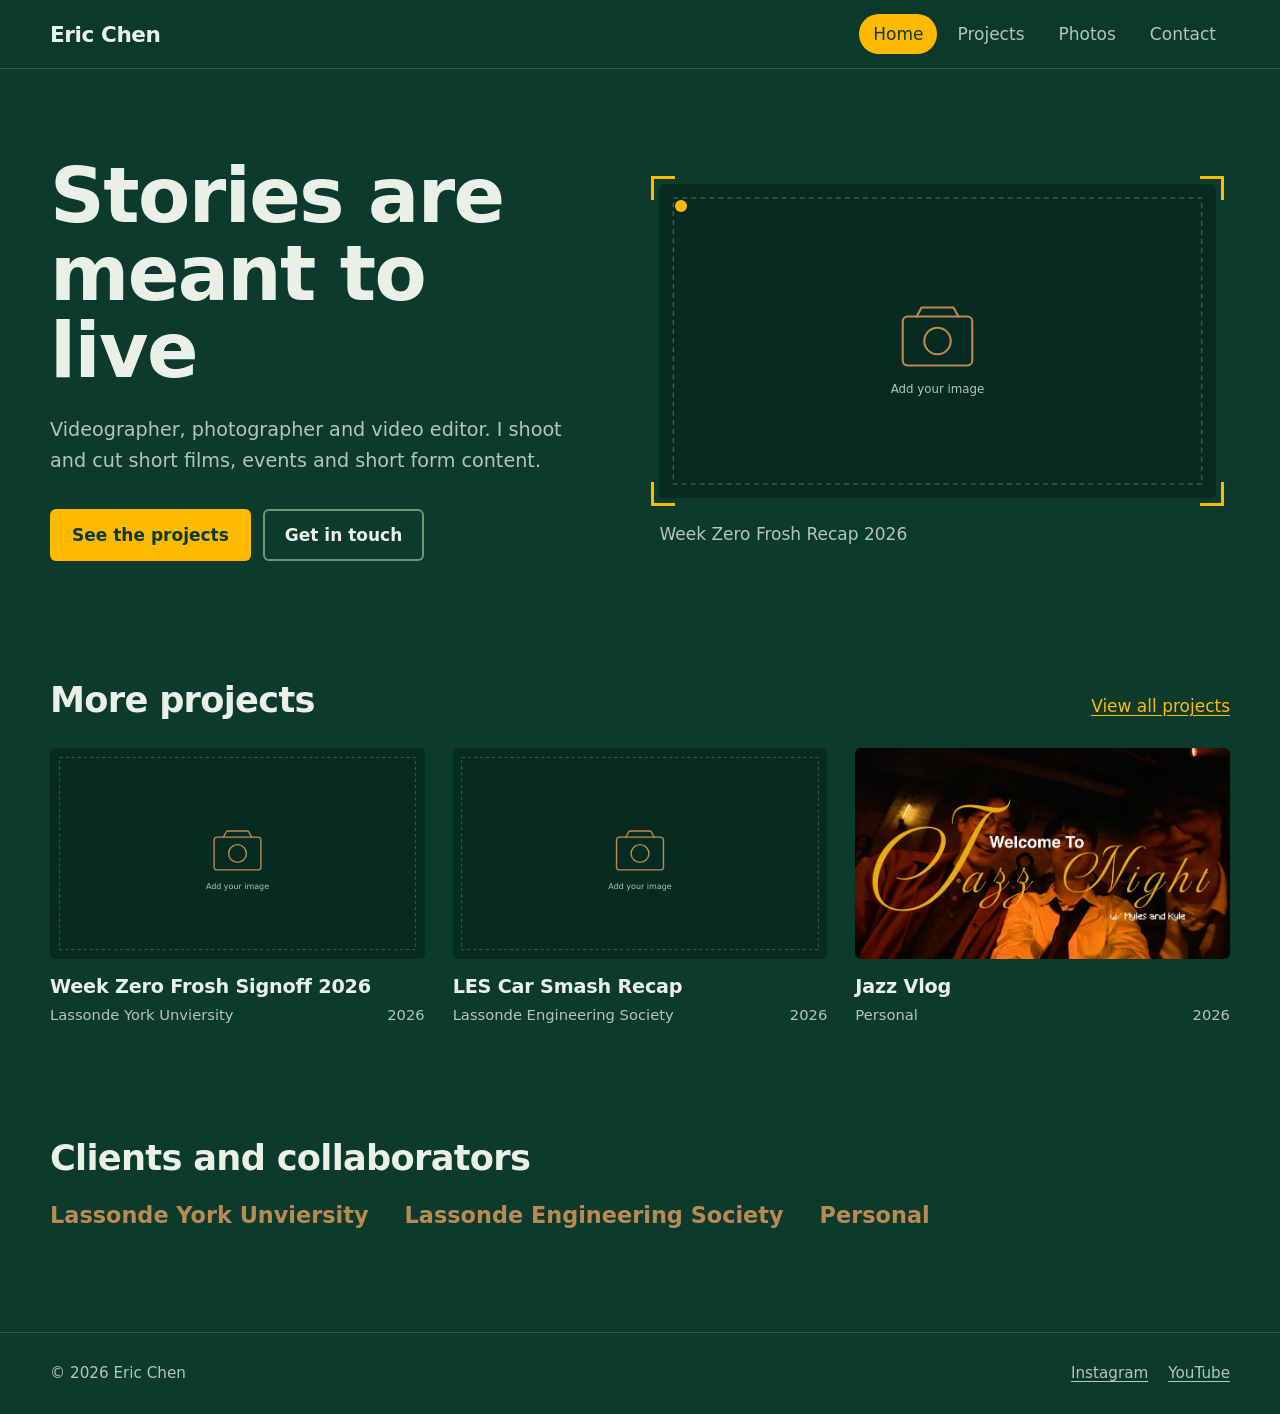
<file: index.html>
<!DOCTYPE html>
<html lang="en">
<head>
  <meta charset="utf-8">
  <!-- Content Security Policy: the browser refuses to load anything not listed here.
       To allow another image host, add it to img-src in every page. -->
  <meta http-equiv="Content-Security-Policy" content="default-src 'none'; script-src 'self'; style-src 'self' https://fonts.googleapis.com; font-src https://fonts.gstatic.com; img-src 'self' data: https://i.ytimg.com; media-src 'self'; frame-src https://www.youtube-nocookie.com https://player.vimeo.com https://www.instagram.com; connect-src 'none'; object-src 'none'; base-uri 'none'; form-action 'none'">
  <meta name="viewport" content="width=device-width, initial-scale=1">
  <title>Portfolio</title>
  <meta name="description" content="Videography, photography and video editing portfolio.">
  <link rel="preconnect" href="https://fonts.googleapis.com">
  <link rel="preconnect" href="https://fonts.gstatic.com" crossorigin>
  <link href="https://fonts.googleapis.com/css2?family=Bricolage+Grotesque:opsz,wght@12..96,500..800&family=DM+Sans:wght@400;500;700&display=swap" rel="stylesheet">
  <link rel="stylesheet" href="css/style.css">
</head>
<body data-page="home">
  <header class="site-header" id="site-header"></header>

  <main>
    <section class="wrap hero">
      <div>
        <h1 id="hero-title"></h1>
        <p class="lead" id="hero-intro"></p>
        <div class="btn-row">
          <a class="btn" href="projects.html">See the projects</a>
          <a class="btn ghost" href="contact.html">Get in touch</a>
        </div>
      </div>
      <div id="hero-feature"></div>
    </section>

    <section class="wrap section" id="recent-section">
      <div class="section-head">
        <h2>More projects</h2>
        <a href="projects.html">View all projects</a>
      </div>
      <div class="grid" id="featured-grid"></div>
    </section>

    <section class="wrap section" id="clients-section">
      <h2>Clients and collaborators</h2>
      <ul class="clients" id="clients"></ul>
    </section>
  </main>

  <footer class="site-footer" id="site-footer"></footer>

  <script src="js/data.js"></script>
  <script src="js/main.js"></script>
</body>
</html>
</file>
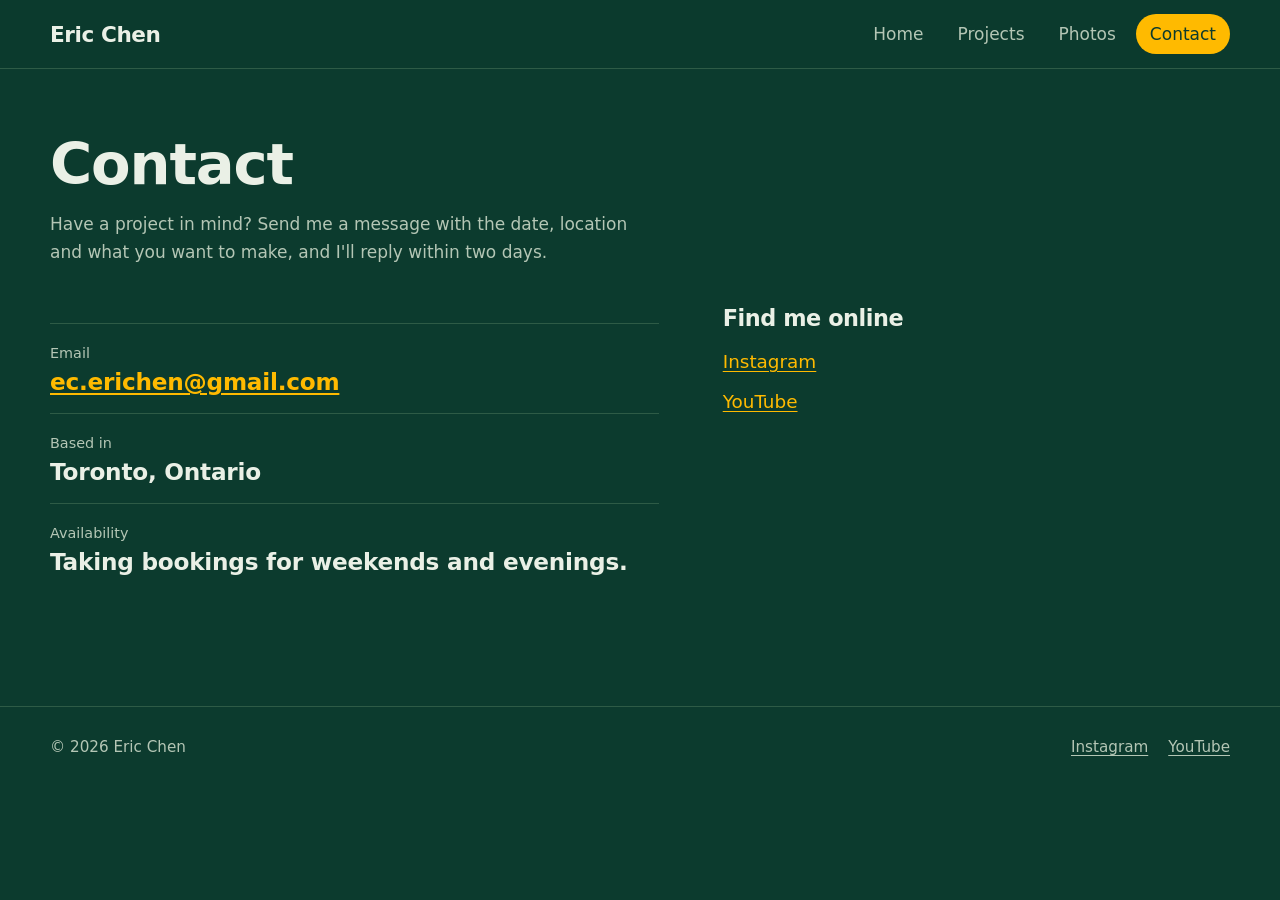
<file: contact.html>
<!DOCTYPE html>
<html lang="en">
<head>
  <meta charset="utf-8">
  <!-- Content Security Policy: the browser refuses to load anything not listed here.
       To allow another image host, add it to img-src in every page. -->
  <meta http-equiv="Content-Security-Policy" content="default-src 'none'; script-src 'self'; style-src 'self' https://fonts.googleapis.com; font-src https://fonts.gstatic.com; img-src 'self' data: https://i.ytimg.com; media-src 'self'; frame-src https://www.youtube-nocookie.com https://player.vimeo.com https://www.instagram.com; connect-src 'none'; object-src 'none'; base-uri 'none'; form-action 'none'">
  <meta name="viewport" content="width=device-width, initial-scale=1">
  <title>Contact</title>
  <meta name="description" content="Contact details for bookings and projects.">
  <link rel="preconnect" href="https://fonts.googleapis.com">
  <link rel="preconnect" href="https://fonts.gstatic.com" crossorigin>
  <link href="https://fonts.googleapis.com/css2?family=Bricolage+Grotesque:opsz,wght@12..96,500..800&family=DM+Sans:wght@400;500;700&display=swap" rel="stylesheet">
  <link rel="stylesheet" href="css/style.css">
</head>
<body data-page="contact">
  <header class="site-header" id="site-header"></header>

  <main class="wrap">
    <div class="page-head">
      <h1>Contact</h1>
      <p id="contact-intro"></p>
    </div>

    <div class="contact">
      <dl class="facts big" id="contact-list"></dl>
      <div id="social-block">
        <h2>Find me online</h2>
        <ul class="links" id="social-list"></ul>
      </div>
    </div>
  </main>

  <footer class="site-footer" id="site-footer"></footer>

  <script src="js/data.js"></script>
  <script src="js/main.js"></script>
</body>
</html>
</file>
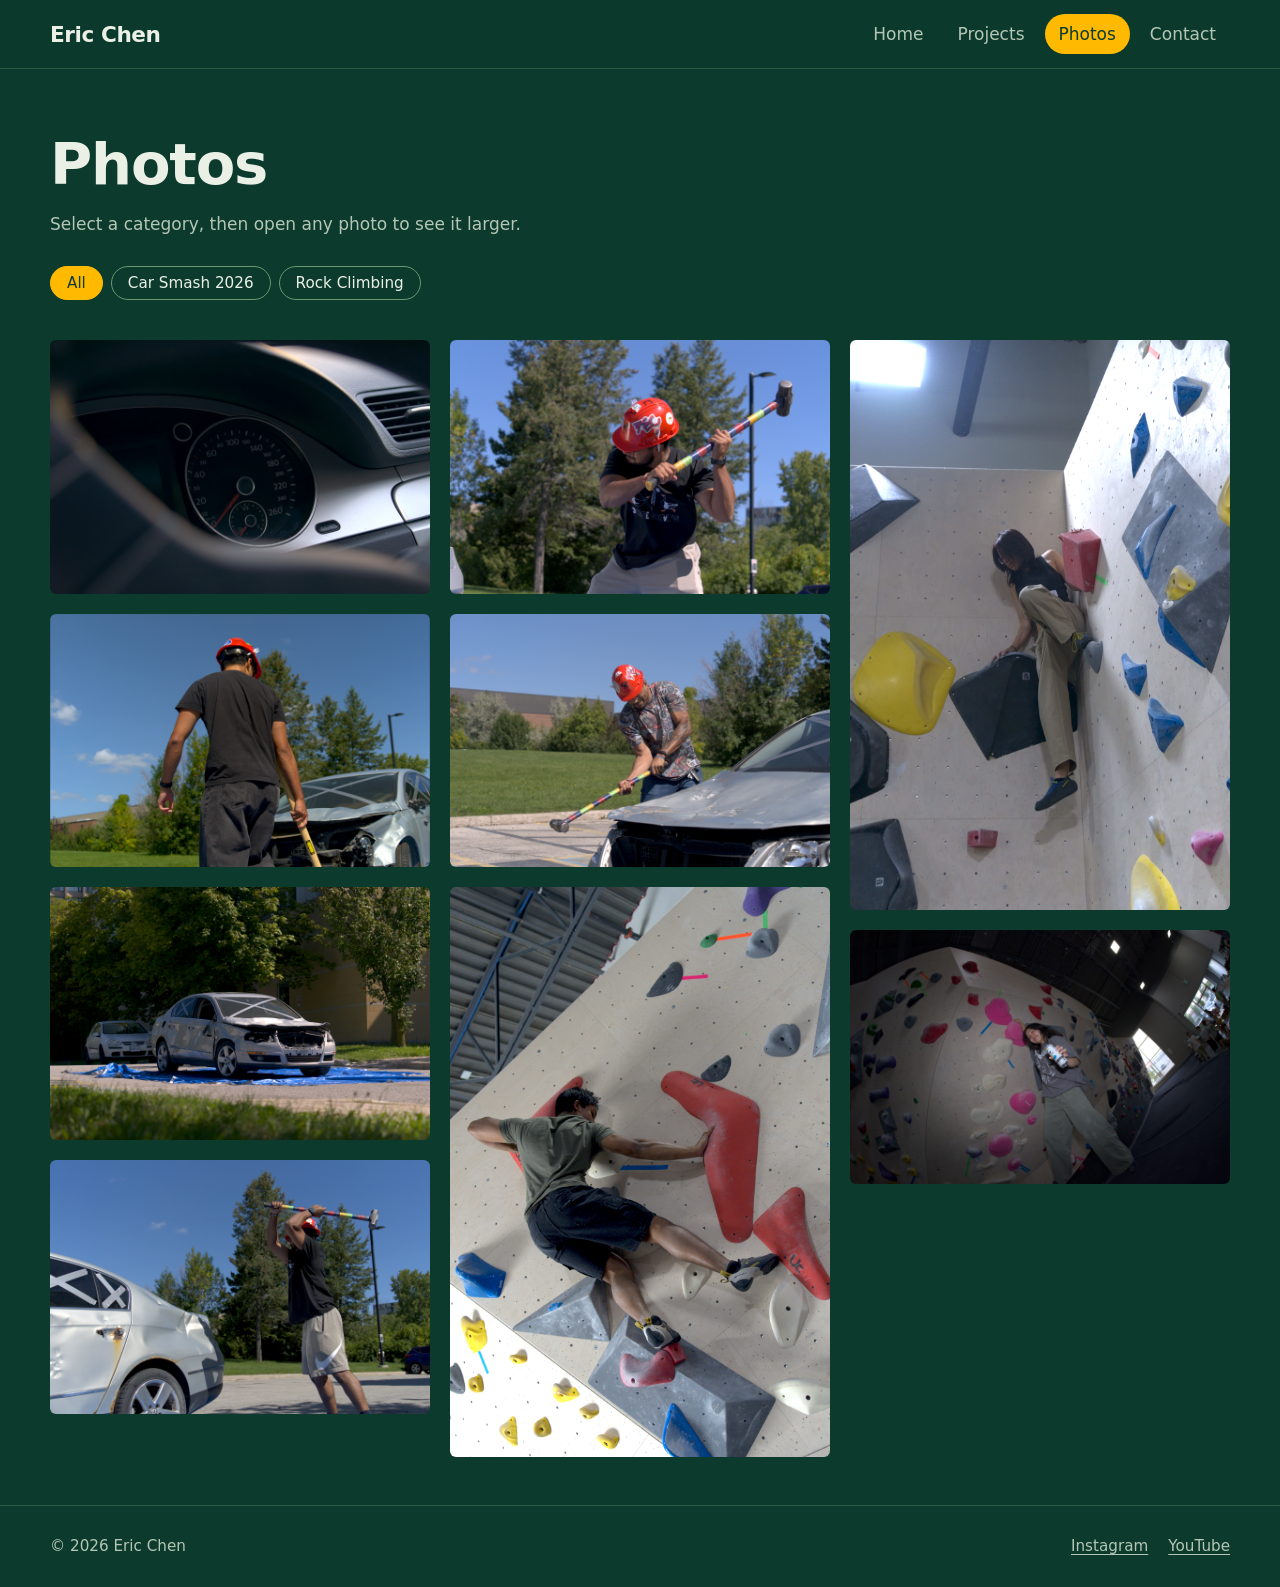
<file: photos.html>
<!DOCTYPE html>
<html lang="en">
<head>
  <meta charset="utf-8">
  <!-- Content Security Policy: the browser refuses to load anything not listed here.
       To allow another image host, add it to img-src in every page. -->
  <meta http-equiv="Content-Security-Policy" content="default-src 'none'; script-src 'self'; style-src 'self' https://fonts.googleapis.com; font-src https://fonts.gstatic.com; img-src 'self' data: https://i.ytimg.com; media-src 'self'; frame-src https://www.youtube-nocookie.com https://player.vimeo.com https://www.instagram.com; connect-src 'none'; object-src 'none'; base-uri 'none'; form-action 'none'">
  <meta name="viewport" content="width=device-width, initial-scale=1">
  <title>Photos</title>
  <meta name="description" content="Photography portfolio.">
  <link rel="preconnect" href="https://fonts.googleapis.com">
  <link rel="preconnect" href="https://fonts.gstatic.com" crossorigin>
  <link href="https://fonts.googleapis.com/css2?family=Bricolage+Grotesque:opsz,wght@12..96,500..800&family=DM+Sans:wght@400;500;700&display=swap" rel="stylesheet">
  <link rel="stylesheet" href="css/style.css">
</head>
<body data-page="photos">
  <header class="site-header" id="site-header"></header>

  <main class="wrap">
    <div class="page-head">
      <h1>Photos</h1>
      <p>Select a category, then open any photo to see it larger.</p>
    </div>

    <div class="tabs" id="tabs" role="group" aria-label="Filter by category"></div>
    <div class="photos" id="photo-grid"></div>
  </main>

  <!-- Lightbox: click a photo to open, arrow keys or buttons to move between photos -->
  <dialog class="lightbox" id="lightbox" aria-label="Photo viewer">
    <button class="close" type="button" data-close aria-label="Close">&times;</button>
    <div class="lb-inner">
      <img id="lb-img" alt="">
      <div class="lb-bar">
        <button class="lb-btn" type="button" data-prev aria-label="Previous photo">&#8249;</button>
        <p id="lb-cap"></p>
        <button class="lb-btn" type="button" data-next aria-label="Next photo">&#8250;</button>
      </div>
    </div>
  </dialog>

  <footer class="site-footer" id="site-footer"></footer>

  <script src="js/data.js"></script>
  <script src="js/main.js"></script>
</body>
</html>
</file>
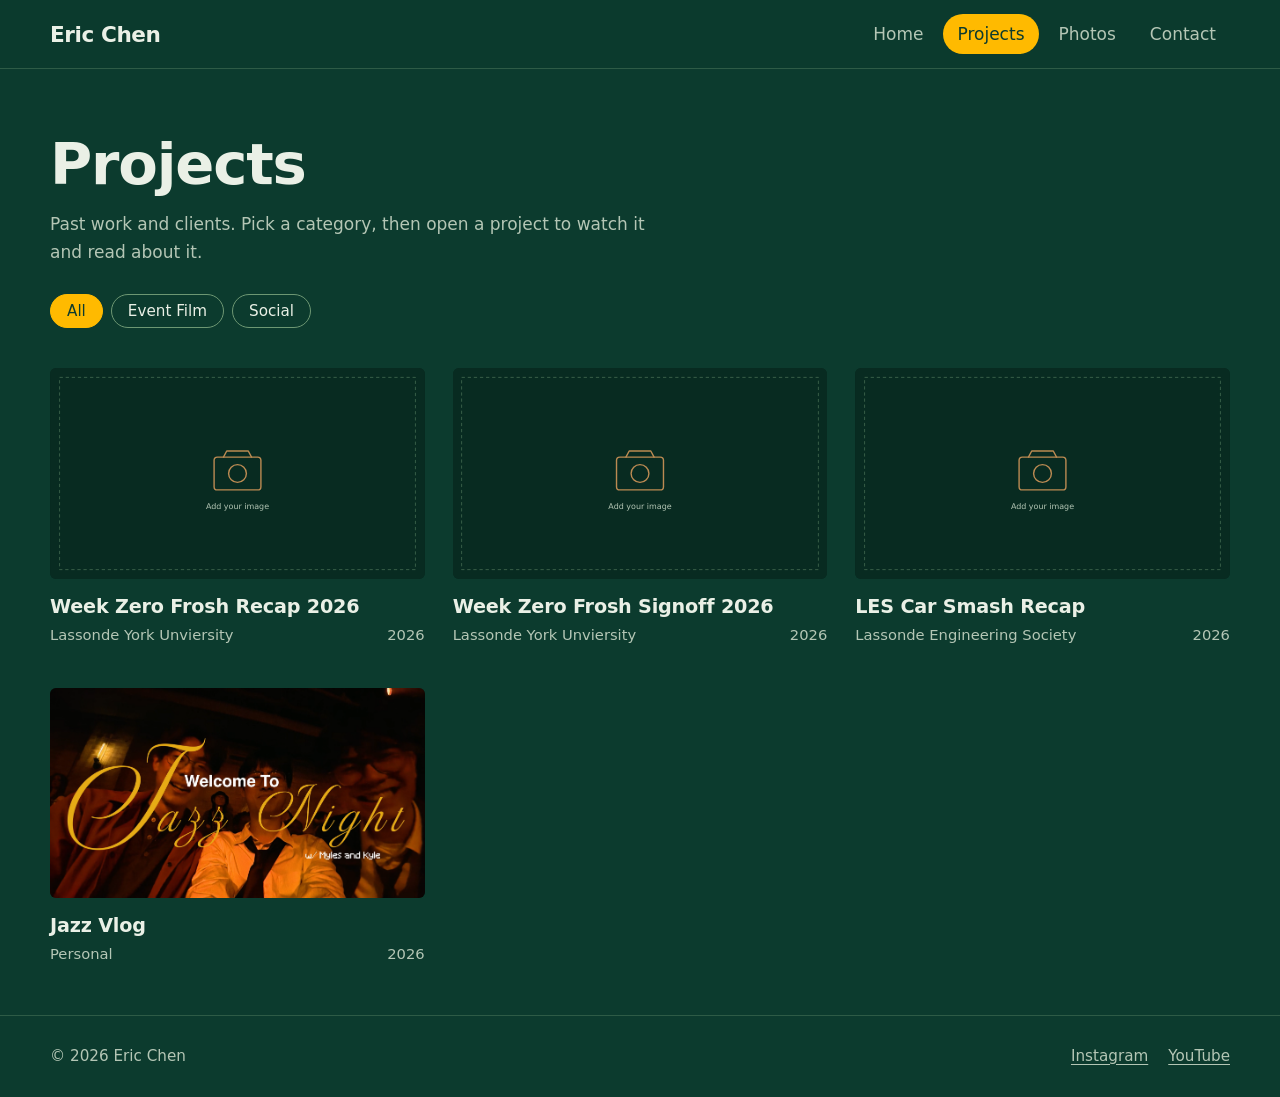
<file: projects.html>
<!DOCTYPE html>
<html lang="en">
<head>
  <meta charset="utf-8">
  <!-- Content Security Policy: the browser refuses to load anything not listed here.
       To allow another image host, add it to img-src in every page. -->
  <meta http-equiv="Content-Security-Policy" content="default-src 'none'; script-src 'self'; style-src 'self' https://fonts.googleapis.com; font-src https://fonts.gstatic.com; img-src 'self' data: https://i.ytimg.com; media-src 'self'; frame-src https://www.youtube-nocookie.com https://player.vimeo.com https://www.instagram.com; connect-src 'none'; object-src 'none'; base-uri 'none'; form-action 'none'">
  <meta name="viewport" content="width=device-width, initial-scale=1">
  <title>Projects</title>
  <meta name="description" content="Past video projects and clients.">
  <link rel="preconnect" href="https://fonts.googleapis.com">
  <link rel="preconnect" href="https://fonts.gstatic.com" crossorigin>
  <link href="https://fonts.googleapis.com/css2?family=Bricolage+Grotesque:opsz,wght@12..96,500..800&family=DM+Sans:wght@400;500;700&display=swap" rel="stylesheet">
  <link rel="stylesheet" href="css/style.css">
</head>
<body data-page="projects">
  <header class="site-header" id="site-header"></header>

  <main class="wrap">
    <div class="page-head">
      <h1>Projects</h1>
      <p>Past work and clients. Pick a category, then open a project to watch it and read about it.</p>
    </div>

    <div class="tabs" id="tabs" role="group" aria-label="Filter by category"></div>
    <div class="grid" id="project-grid"></div>
  </main>

  <!-- Popup: video on the left, title and description on the right -->
  <dialog class="modal" id="project-dialog" aria-labelledby="pd-title">
    <button class="close" type="button" data-close aria-label="Close">&times;</button>
    <div class="modal-grid">
      <div class="player" id="pd-player"></div>
      <div class="info">
        <p class="chip" id="pd-cat"></p>
        <h2 id="pd-title"></h2>
        <dl class="facts" id="pd-facts"></dl>
        <div class="prose" id="pd-desc"></div>
      </div>
    </div>
  </dialog>

  <footer class="site-footer" id="site-footer"></footer>

  <script src="js/data.js"></script>
  <script src="js/main.js"></script>
</body>
</html>
</file>
<file: css/style.css>
/* ==========================================================================
   style.css
   Palette lives in :root. Change a colour there and it changes everywhere.
   ========================================================================== */
:root {
  --forest: #0c3b2e;
  --sage: #6d9773;
  --tan: #bb8a52;
  --amber: #ffba00;

  --deep: #082b21; /* darker forest, for panels */
  --surface: color-mix(in srgb, #6d9773 16%, #0c3b2e);
  --line: color-mix(in srgb, #6d9773 35%, #0c3b2e);
  --ink: #eaf0e6;
  --muted: #b4c6b5;

  --display: "Bricolage Grotesque", system-ui, sans-serif;
  --body: "DM Sans", system-ui, sans-serif;
  --radius: 6px;
  --wrap: 1180px;
}

*,
*::before,
*::after { box-sizing: border-box; }

html { scroll-behavior: smooth; }

body {
  margin: 0;
  background: var(--forest);
  color: var(--ink);
  font: 400 1.0625rem/1.65 var(--body);
  -webkit-font-smoothing: antialiased;
}

img { max-width: 100%; display: block; }
a { color: var(--amber); text-underline-offset: 3px; }
a:hover { color: #ffd15c; }
h1, h2, h3 { font-family: var(--display); line-height: 1.1; letter-spacing: -0.02em; margin: 0; }
h2 { font-size: clamp(1.6rem, 3vw, 2.2rem); font-weight: 700; }
:focus-visible { outline: 3px solid var(--amber); outline-offset: 3px; }
[hidden] { display: none !important; }

.wrap { width: min(var(--wrap), 100% - 48px); margin-inline: auto; }

/* ------------------------------ Header / footer --------------------------- */
.site-header {
  position: sticky;
  top: 0;
  z-index: 20;
  background: color-mix(in srgb, var(--forest) 92%, transparent);
  backdrop-filter: blur(8px);
  border-bottom: 1px solid var(--line);
}
.bar { display: flex; align-items: center; justify-content: space-between; gap: 8px 24px; flex-wrap: wrap; padding: 14px 0; }
.brand { font: 700 1.35rem var(--display); letter-spacing: -0.02em; color: var(--ink); text-decoration: none; }
.brand:hover { color: var(--ink); }
.site-header nav { display: flex; gap: 6px; flex-wrap: wrap; }
.site-header nav a { color: var(--muted); text-decoration: none; padding: 6px 14px; border-radius: 999px; }
.site-header nav a:hover { color: var(--ink); background: var(--surface); }
.site-header nav a[aria-current="page"] { color: var(--forest); background: var(--amber); font-weight: 500; }

.site-footer { border-top: 1px solid var(--line); padding: 28px 0; color: var(--muted); font-size: 0.95rem; margin-top: 48px; }
.foot { display: flex; justify-content: space-between; gap: 12px 24px; flex-wrap: wrap; }
.foot-links { display: flex; gap: 20px; flex-wrap: wrap; }
.foot-links a { color: var(--muted); }
.foot-links a:hover { color: var(--amber); }

/* ---------------------------------- Buttons ------------------------------- */
.btn-row { display: flex; gap: 12px; flex-wrap: wrap; }
.btn { display: inline-block; padding: 12px 22px; border-radius: var(--radius); background: var(--amber); color: var(--forest); font-weight: 700; text-decoration: none; }
.btn:hover { background: #ffcb47; color: var(--forest); }
.btn.ghost { background: transparent; color: var(--ink); box-shadow: inset 0 0 0 2px var(--sage); }
.btn.ghost:hover { background: var(--surface); color: var(--ink); }

/* ----------------------------------- Home --------------------------------- */
.hero { display: grid; grid-template-columns: minmax(0, 1fr) minmax(0, 1.1fr); gap: 64px; align-items: center; padding: 88px 0 64px; }
.hero h1 { font-size: clamp(2.5rem, 6vw, 4.75rem); font-weight: 700; line-height: 1.02; max-width: 12ch; }
.lead { color: var(--muted); font-size: 1.2rem; max-width: 46ch; margin: 24px 0 32px; }
.hero-frame { position: relative; display: block; margin: 14px; text-decoration: none; }
.hero-frame .vf { opacity: 1; }
.hero-frame:hover .play, .hero-frame:focus-visible .play { opacity: 1; }
.caption { margin: 22px 14px 0; color: var(--muted); }

/* Blinking dot in the corner of the hero frame: the one always-on animation. */
.rec { position: absolute; top: 16px; left: 16px; width: 12px; height: 12px; border-radius: 50%; background: var(--amber); animation: rec 1.6s ease-in-out infinite; }
@keyframes rec { 50% { opacity: 0.2; } }

.section { padding: 56px 0; }
.section-head { display: flex; justify-content: space-between; align-items: baseline; gap: 16px; margin-bottom: 28px; }

.clients { list-style: none; margin: 24px 0 0; padding: 0; display: flex; flex-wrap: wrap; gap: 12px 36px; font: 600 1.4rem var(--display); color: var(--tan); }

/* --------------------------------- Page heads ----------------------------- */
.page-head { padding: 64px 0 0; }
.page-head h1 { font-size: clamp(2.2rem, 5vw, 3.6rem); font-weight: 700; }
.page-head p { color: var(--muted); max-width: 56ch; margin: 14px 0 0; }

.tabs { display: flex; flex-wrap: wrap; gap: 8px; margin: 28px 0 40px; }
.tab { font: 500 0.95rem var(--body); color: var(--ink); background: transparent; border: 1px solid var(--sage); border-radius: 999px; padding: 7px 16px; cursor: pointer; }
.tab:hover { background: var(--surface); }
.tab[aria-pressed="true"] { background: var(--amber); border-color: var(--amber); color: var(--forest); }

.empty { color: var(--muted); }

/* --------------------------- Viewfinder corners (.vf) ---------------------
   Four amber corner brackets drawn with gradients. Reused on video tiles,
   photos and the hero frame. */
.vf {
  --c: var(--amber); --t: 3px; --l: 24px;
  position: absolute; inset: -8px; pointer-events: none; opacity: 0; transition: opacity 0.15s;
  background:
    linear-gradient(var(--c), var(--c)) top left / var(--l) var(--t),
    linear-gradient(var(--c), var(--c)) top left / var(--t) var(--l),
    linear-gradient(var(--c), var(--c)) top right / var(--l) var(--t),
    linear-gradient(var(--c), var(--c)) top right / var(--t) var(--l),
    linear-gradient(var(--c), var(--c)) bottom left / var(--l) var(--t),
    linear-gradient(var(--c), var(--c)) bottom left / var(--t) var(--l),
    linear-gradient(var(--c), var(--c)) bottom right / var(--l) var(--t),
    linear-gradient(var(--c), var(--c)) bottom right / var(--t) var(--l);
  background-repeat: no-repeat;
}

/* ------------------------------- Video tiles ------------------------------ */
.grid { display: grid; grid-template-columns: repeat(auto-fill, minmax(290px, 1fr)); gap: 40px 28px; }
.card { display: block; position: relative; color: inherit; text-decoration: none; }
.thumb { position: relative; display: block; aspect-ratio: 16 / 9; background: var(--deep); border-radius: var(--radius); }
.thumb img { width: 100%; height: 100%; object-fit: cover; border-radius: var(--radius); }
.card-body { display: block; padding-top: 16px; }
.card-title { display: block; font: 600 1.2rem/1.25 var(--display); letter-spacing: -0.01em; }
.card-meta { display: flex; justify-content: space-between; gap: 12px; color: var(--muted); font-size: 0.92rem; margin-top: 4px; }
.card:hover .card-title { color: var(--amber); }
.card:hover .vf, .card:focus-visible .vf { opacity: 1; }
.card:hover .play, .card:focus-visible .play { opacity: 1; }

.play { position: absolute; inset: 0; margin: auto; width: 56px; height: 56px; border-radius: 50%; background: var(--amber); opacity: 0; transition: opacity 0.15s; }
.play::after { content: ""; position: absolute; left: 22px; top: 17px; border-left: 18px solid var(--forest); border-top: 11px solid transparent; border-bottom: 11px solid transparent; }

/* --------------------- Project popup: video left, text right --------------- */
.modal { border: 1px solid var(--line); background: var(--deep); color: var(--ink); padding: 0; border-radius: var(--radius); width: min(1200px, 94vw); max-height: 92vh; overflow: hidden; }
.modal::backdrop { background: rgba(4, 20, 15, 0.82); }
.modal-grid { display: grid; grid-template-columns: minmax(0, 1.9fr) minmax(280px, 1fr); max-height: 92vh; }
.player { background: #000; align-self: start; aspect-ratio: 16 / 9; width: 100%; }
.player iframe, .player video { width: 100%; height: 100%; border: 0; display: block; }
.info { padding: 40px 28px 32px; overflow: auto; max-height: 92vh; }
.info h2 { font-size: 1.75rem; margin: 12px 0 18px; }
.chip { display: inline-block; margin: 0; padding: 2px 12px; border: 1px solid var(--tan); border-radius: 999px; font-size: 0.85rem; }
.info .facts { margin: 0 0 20px; }
.info .facts div { padding: 10px 0; border-top: 1px solid var(--line); }
.info dt { color: var(--tan); font-size: 0.85rem; }
.info dd { margin: 0; }
.prose p { margin: 0 0 1em; max-width: 60ch; }

.close { position: absolute; top: 10px; right: 10px; z-index: 2; width: 38px; height: 38px; border-radius: 50%; border: 0; background: var(--amber); color: var(--forest); font-size: 1.4rem; line-height: 1; cursor: pointer; }
.close:hover { background: #ffcb47; }

@media (max-width: 860px) {
  .modal-grid { grid-template-columns: 1fr; overflow: auto; }
  .info { max-height: none; overflow: visible; padding-top: 24px; }
  .close { background: var(--forest); color: var(--amber); }
}

/* --------------------------------- Photos --------------------------------- */
.photos { columns: 3 280px; column-gap: 20px; }
.photo { display: block; position: relative; width: 100%; margin: 0 0 20px; padding: 0; border: 0; background: none; cursor: zoom-in; break-inside: avoid; }
.photo img { width: 100%; height: auto; border-radius: var(--radius); }
.photo .vf { inset: -6px; }
.photo:hover .vf, .photo:focus-visible .vf { opacity: 1; }

.lightbox { background: transparent; border: 0; padding: 0; max-width: 96vw; max-height: 96vh; color: var(--ink); overflow: visible; }
.lightbox::backdrop { background: rgba(4, 20, 15, 0.93); }
.lb-inner { display: flex; flex-direction: column; align-items: center; gap: 14px; }
.lb-inner img { max-width: 92vw; max-height: 76vh; object-fit: contain; border-radius: var(--radius); }
.lb-bar { display: flex; align-items: center; justify-content: space-between; gap: 16px; width: 100%; }
.lb-bar p { margin: 0; text-align: center; flex: 1; }
.lb-btn { width: 42px; height: 42px; border-radius: 50%; border: 0; background: var(--amber); color: var(--forest); font-size: 1.3rem; cursor: pointer; flex: none; }
.lb-btn:hover { background: #ffcb47; }
.lightbox.single .lb-btn[data-prev], .lightbox.single .lb-btn[data-next] { visibility: hidden; }
.lightbox .close { position: fixed; top: 16px; right: 16px; }

/* --------------------------------- Contact -------------------------------- */
.contact { display: grid; grid-template-columns: minmax(0, 1.2fr) minmax(0, 1fr); gap: 64px; padding: 40px 0 48px; }
.facts.big div { padding: 18px 0; border-top: 1px solid var(--line); }
.facts.big dt { color: var(--muted); font-size: 0.9rem; }
.facts.big dd { margin: 2px 0 0; font: 600 1.45rem var(--display); letter-spacing: -0.01em; overflow-wrap: anywhere; }
.contact h2 { font-size: 1.4rem; margin-bottom: 16px; }
.links { list-style: none; margin: 0; padding: 0; display: grid; gap: 10px; font-size: 1.15rem; }

/* ------------------------------- Responsive ------------------------------- */
@media (max-width: 860px) {
  .hero { grid-template-columns: 1fr; gap: 40px; padding: 48px 0 40px; }
  .contact { grid-template-columns: 1fr; gap: 32px; }
}

@media (prefers-reduced-motion: reduce) {
  * { animation: none !important; transition: none !important; scroll-behavior: auto !important; }
}
</file>
